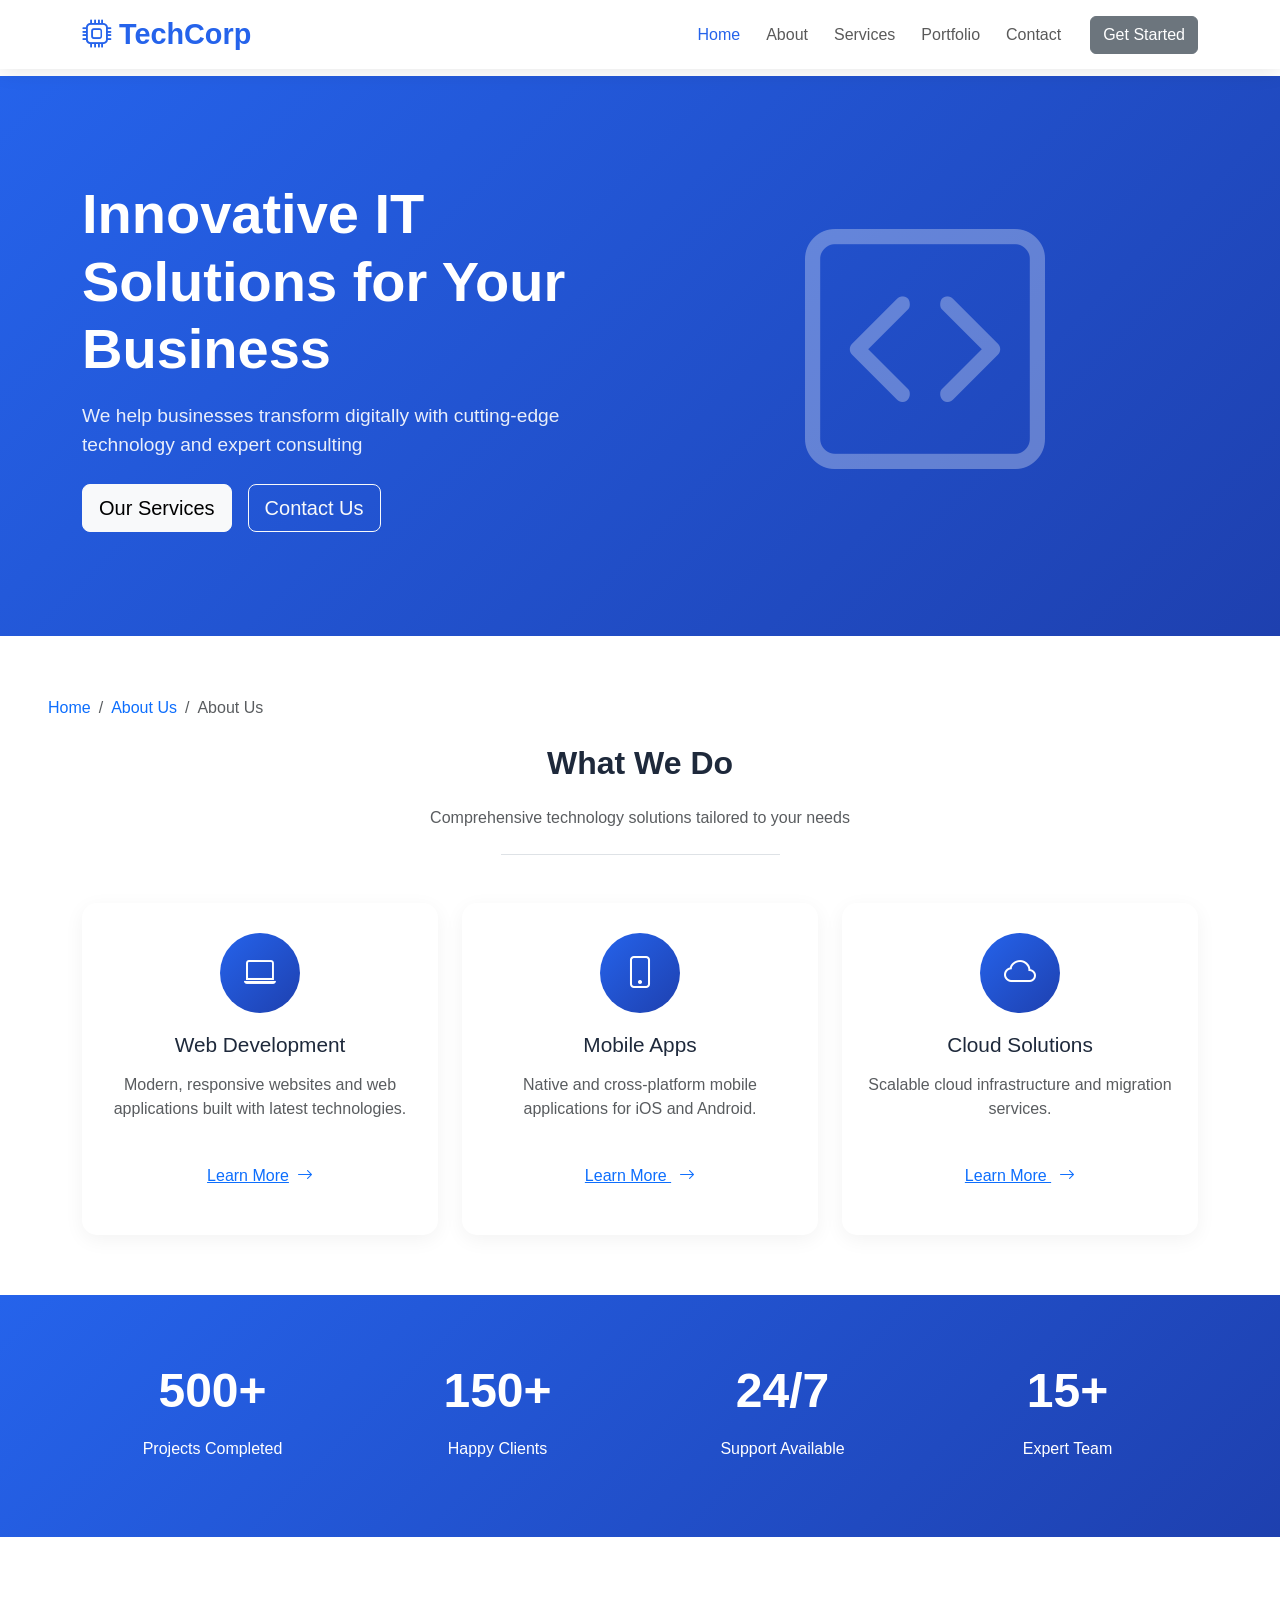
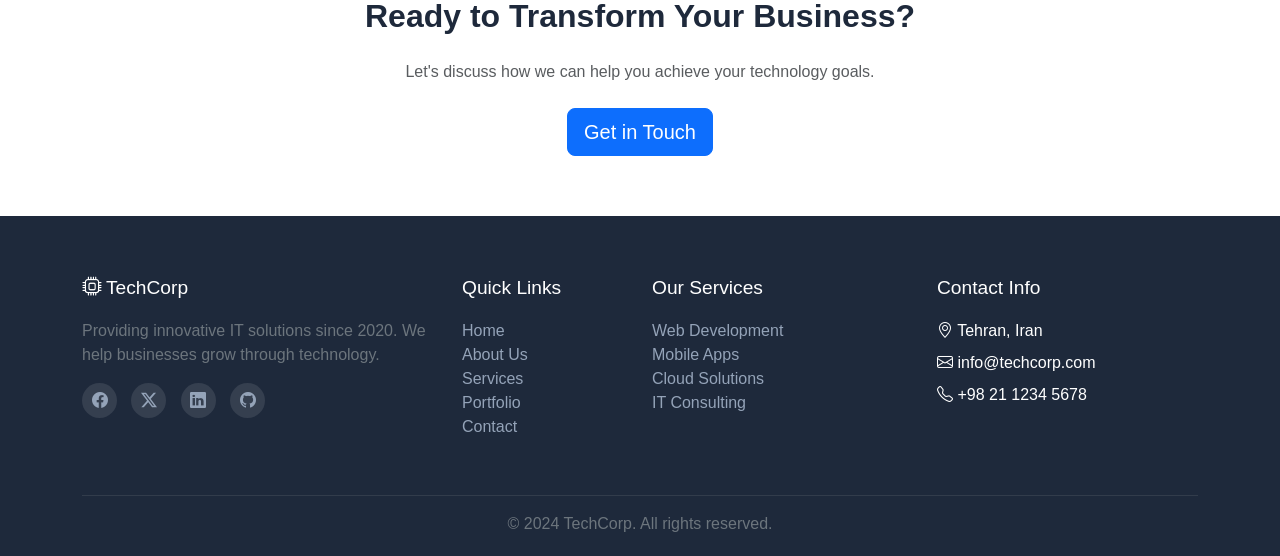
<file: index.html>
<!doctype html>
<html lang="en">
    <head>
        <meta charset="UTF-8" />
        <meta name="viewport" content="width=device-width, initial-scale=1.0" />
        <meta
            name="description"
            content="TechCorp provides innovative IT solutions including web development, mobile apps, cloud services, and IT consulting. Transform your business with our expert team."
        />
        <title>TechCorp | Professional IT Solutions</title>

        <!-- Bootstrap 5.3.8 CSS -->
        <link rel="stylesheet" href="assets/css/bootstrap.min.css" />
        <link rel="stylesheet" href="https://cdn.jsdelivr.net/npm/bootstrap-icons@1.11.3/font/bootstrap-icons.min.css" />
        <link rel="stylesheet" href="assets/css/style.css" />
    </head>
    <body>
        <!-- start navbar -->
        <nav class="navbar navbar-expand-lg fixed-top">
            <div class="container">
                <a href="index.html" class="navbar-brand">
                    <i class="bi bi-cpu me-2"></i>TechCorp
                </a>
                <button
                    class="navbar-toggler"
                    type="button"
                    data-bs-toggle="collapse"
                    data-bs-target="#mainNav"
                >
                    <span class="navbar-toggler-icon"></span>
                </button>
                <div class="collapse navbar-collapse" id="mainNav">
                    <ul class="navbar-nav ms-auto mb-2 mb-lg-0">
                        <li class="nav-item">
                            <a href="index.html" class="nav-link active"
                                >Home</a
                            >
                        </li>
                        <li class="nav-item">
                            <a href="about.html" class="nav-link">About</a>
                        </li>
                        <li class="nav-item">
                            <a href="services.html" class="nav-link"
                                >Services</a
                            >
                        </li>
                        <li class="nav-item">
                            <a href="portfolio.html" class="nav-link"
                                >Portfolio</a
                            >
                        </li>
                        <li class="nav-item">
                            <a href="contact.html" class="nav-link">Contact</a>
                        </li>
                    </ul>
                    <a href="contact.html" class="btn btn-secondary ms-lg-3"
                        >Get Started</a
                    >
                </div>
            </div>
        </nav>
        <!-- end navbar -->

        <!-- start HERO SECTION -->
        <section class="hero">
            <div class="container">
                <div class="row align-items-center">
                    <div class="col-lg-6">
                        <h1>Innovative IT Solutions for Your Business</h1>
                        <p class="lead mb-4">
                            We help businesses transform digitally with
                            cutting-edge technology and expert consulting
                        </p>
                        <div class="d-flex gap-3">
                            <a href="services.html" class="btn btn-light btn-lg"
                                >Our Services</a
                            >
                            <a
                                href="contact.html"
                                class="btn btn-outline-light btn-lg"
                                >Contact Us</a
                            >
                        </div>
                    </div>
                    <div class="col-lg-6 text-center d-none d-lg-block">
                        <i
                            class="bi bi-code-square"
                            style="font-size: 15rem; opacity: 0.3"
                        ></i>
                    </div>
                </div>
            </div>
        </section>
        <!-- end HERO SECTION -->

        <!-- start Breadcrumb -->
        <nav class="mb-4" aria-label="breadcrumb">
            <ol class="breadcrumb ms-5">
                <li class="breadcrumb-item">
                    <a href="index.html" class="text-decoration-none">Home</a>
                </li>
                <li class="breadcrumb-item">
                    <a href="#" class="text-decoration-none">About Us</a>
                </li>
                <li class="breadcrumb-item active" aria-current="page">
                    About Us
                </li>
            </ol>
        </nav>
        <!-- end Breadcrumb -->

        <!-- start SERVICES PREVIEW -->
        <div class="container">
            <div class="text-center mb-5">
                <h2 class="fw-bold">What We Do</h2>
                <p class="text-muted mt-4 mb-4">
                    Comprehensive technology solutions tailored to your needs
                </p>
                <div class="border-bottom w-25 mx-auto"></div>
            </div>
            <div class="row">
                <div class="col-md-4">
                    <div class="service-card">
                        <div class="service-icon">
                            <i class="bi bi-laptop"></i>
                        </div>
                        <h4>Web Development</h4>
                        <p class="text-muted" style="height: 25%">
                            Modern, responsive websites and web applications
                            built with latest technologies.
                        </p>
                        <a
                            href="services.html"
                            class="btn btn-link text-primary"
                            >Learn More<span
                                class="bi bi-arrow-right ms-2"
                            ></span
                        ></a>
                    </div>
                </div>
                <div class="col-md-4">
                    <div class="service-card">
                        <div class="service-icon">
                            <i class="bi bi-phone"></i>
                        </div>
                        <h4>Mobile Apps</h4>
                        <p class="text-muted" style="height: 25%">
                            Native and cross-platform mobile applications for
                            iOS and Android.
                        </p>
                        <a
                            href="services.html"
                            class="btn btn-link text-primary"
                            >Learn More
                            <span class="bi bi-arrow-right ms-2"></span
                        ></a>
                    </div>
                </div>
                <div class="col-md-4">
                    <div class="service-card">
                        <div class="service-icon">
                            <i class="bi bi-cloud"></i>
                        </div>
                        <h4>Cloud Solutions</h4>
                        <p class="text-muted" style="height: 25%">
                            Scalable cloud infrastructure and migration
                            services.
                        </p>
                        <a
                            href="services.html"
                            class="btn btn-link text-primary"
                            >Learn More
                            <span class="bi bi-arrow-right ms-2"></span
                        ></a>
                    </div>
                </div>
            </div>
        </div>
        <!-- end SERVICES PREVIEW -->
        <!-- start STATS SECTION -->
        <section class="stats-section">
            <div class="container">
                <div class="row text-center">
                    <div class="col-md-3">
                        <div class="stat-number">500+</div>
                        <p>Projects Completed</p>
                    </div>
                    <div class="col-md-3">
                        <div class="stat-number">150+</div>
                        <p>Happy Clients</p>
                    </div>
                    <div class="col-md-3">
                        <div class="stat-number">24/7</div>
                        <p>Support Available</p>
                    </div>
                    <div class="col-md-3">
                        <div class="stat-number">15+</div>
                        <p>Expert Team</p>
                    </div>
                </div>
            </div>
        </section>
        <!-- end STATS SECTION -->
        <!-- start CTA SECTION -->
        <div class="container">
            <div class="row justify-content-center">
                <div class="col-lg-8 text-center">
                    <h2 class="fw-bold">Ready to Transform Your Business?</h2>
                    <p class="text-muted mb-4 mt-4">
                        Let's discuss how we can help you achieve your
                        technology goals.
                    </p>
                    <a href="contact.html" class="btn btn-primary btn-lg"
                        >Get in Touch</a
                    >
                </div>
            </div>
        </div>
        <!-- end CTA SECTION -->
        <!-- start footer -->
        <footer>
            <div class="container">
                <div class="row">
                    <div class="col-md-4 mb-4">
                        <h5><i class="bi bi-cpu"></i> TechCorp</h5>
                        <p class="text-secondary">
                            Providing innovative IT solutions since 2020. We
                            help businesses grow through technology.
                        </p>
                        <div class="social-links">
                            <a href="#"><i class="bi bi-facebook"></i></a>
                            <a href="#"><i class="bi bi-twitter-x"></i></a>
                            <a href="#"><i class="bi bi-linkedin"></i></a>
                            <a href="#"><i class="bi bi-github"></i></a>
                        </div>
                    </div>
                    <div class="col-md-2 mb-4">
                        <h5>Quick Links</h5>
                        <ul class="list-unstyled">
                            <li><a href="index.html">Home</a></li>
                            <li><a href="about.html">About Us</a></li>
                            <li><a href="services.html">Services</a></li>
                            <li><a href="portfolio.html">Portfolio</a></li>
                            <li><a href="contact.html">Contact</a></li>
                        </ul>
                    </div>
                    <div class="col-md-3 mb-4">
                        <h5>Our Services</h5>
                        <ul class="list-unstyled">
                            <li><a href="services.html">Web Development</a></li>
                            <li><a href="services.html">Mobile Apps</a></li>
                            <li><a href="services.html">Cloud Solutions</a></li>
                            <li><a href="services.html">IT Consulting</a></li>
                        </ul>
                    </div>
                    <div class="col-md-3 mb-4">
                        <h5>Contact Info</h5>
                        <ul class="list-unstyled">
                            <li><i class="bi bi-geo-alt"></i> Tehran, Iran</li>
                            <li class="pt-2 pb-2">
                                <i class="bi bi-envelope"></i> info@techcorp.com
                            </li>
                            <li>
                                <i class="bi bi-telephone"></i> +98 21 1234 5678
                            </li>
                        </ul>
                    </div>
                </div>
                <hr class="border-secondary" />
                <div class="text-center text-secondary">
                    <p class="mb-0">
                        &copy; 2024 TechCorp. All rights reserved.
                    </p>
                </div>
            </div>
        </footer>
        <!-- end footer -->

        <!-- Back to Top Button -->
        <button
            onclick="scrollToTop()"
            id="backToTopBtn"
            class="btn btn-primary rounded-circle position-fixed"
            style="
                bottom: 20px;
                right: 20px;
                width: 45px;
                height: 45px;
                display: none;
                z-index: 99;
            "
        >
            <span class="bi-arrow-up"></span>
        </button>

        <script src="assets/js/bootstrap.bundle.min.js"></script>
        <script src="assets/js/script.js"></script>
    </body>
</html>
</file>
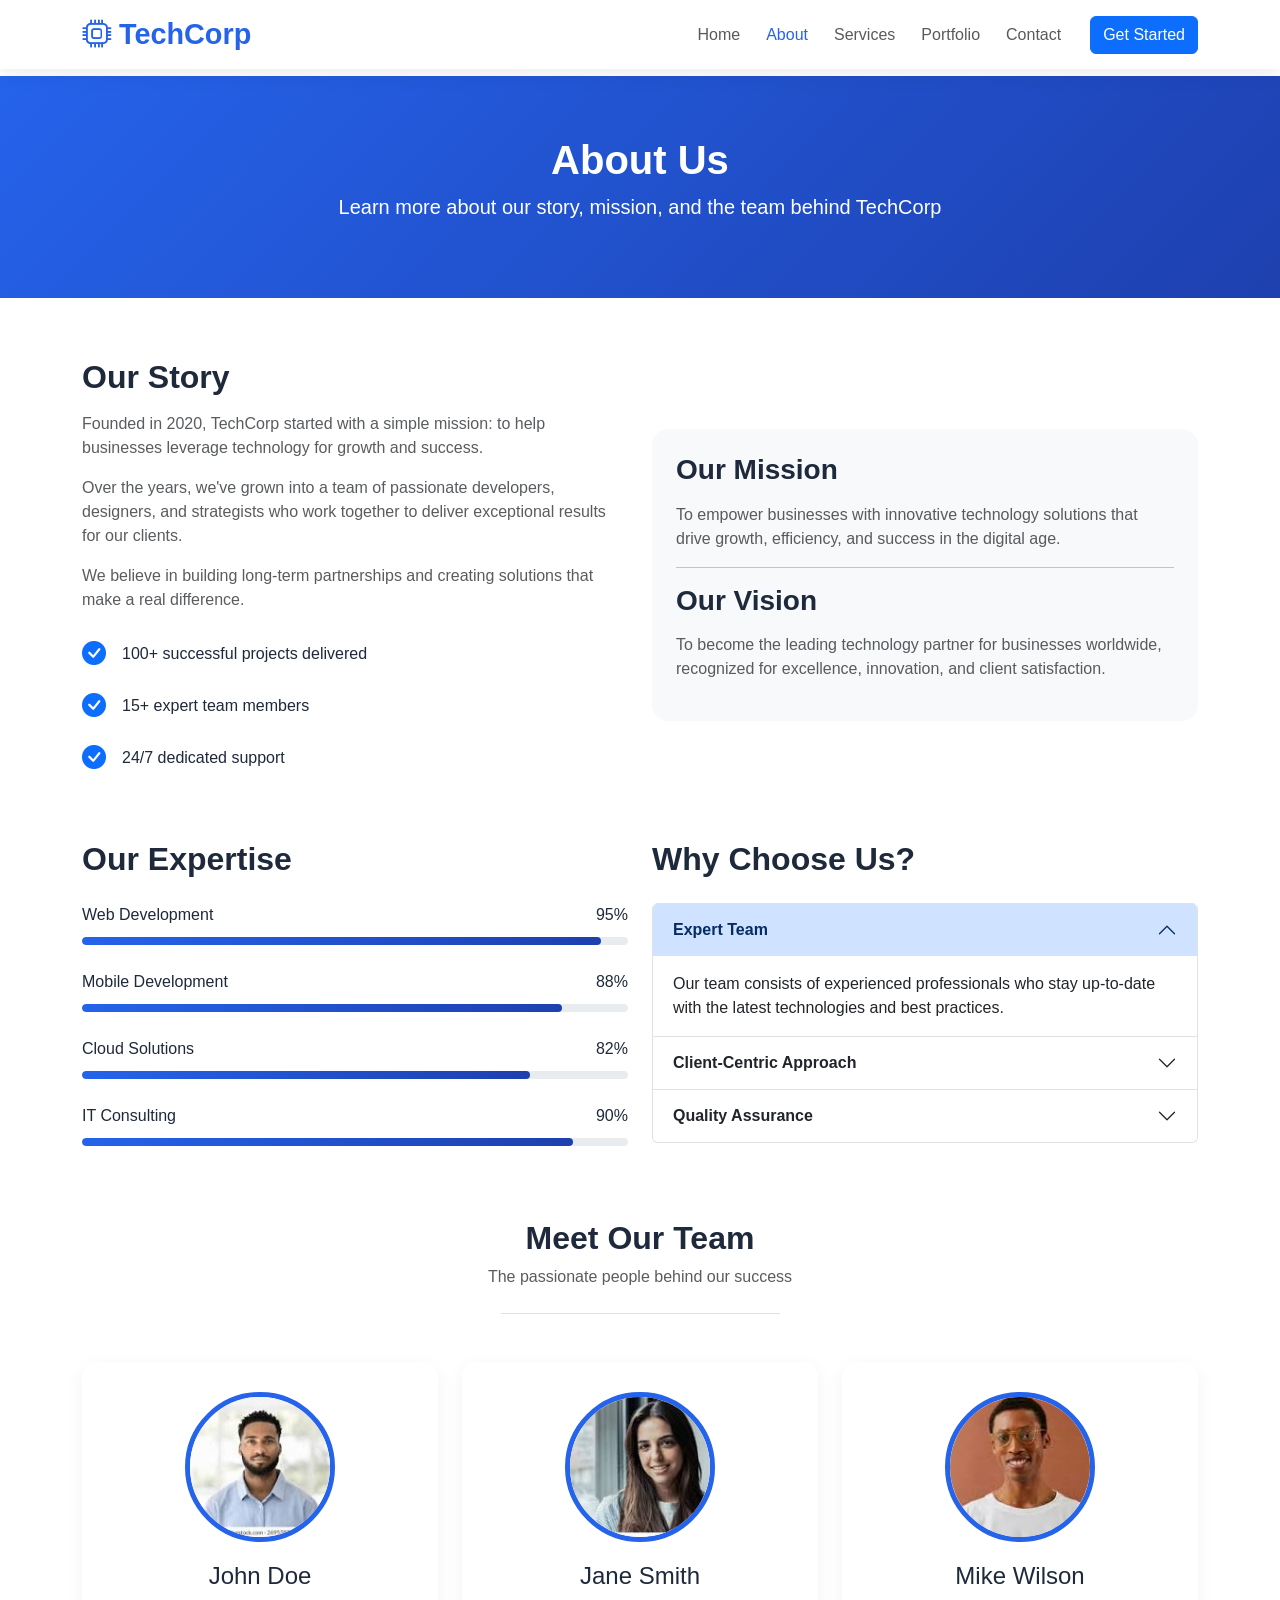
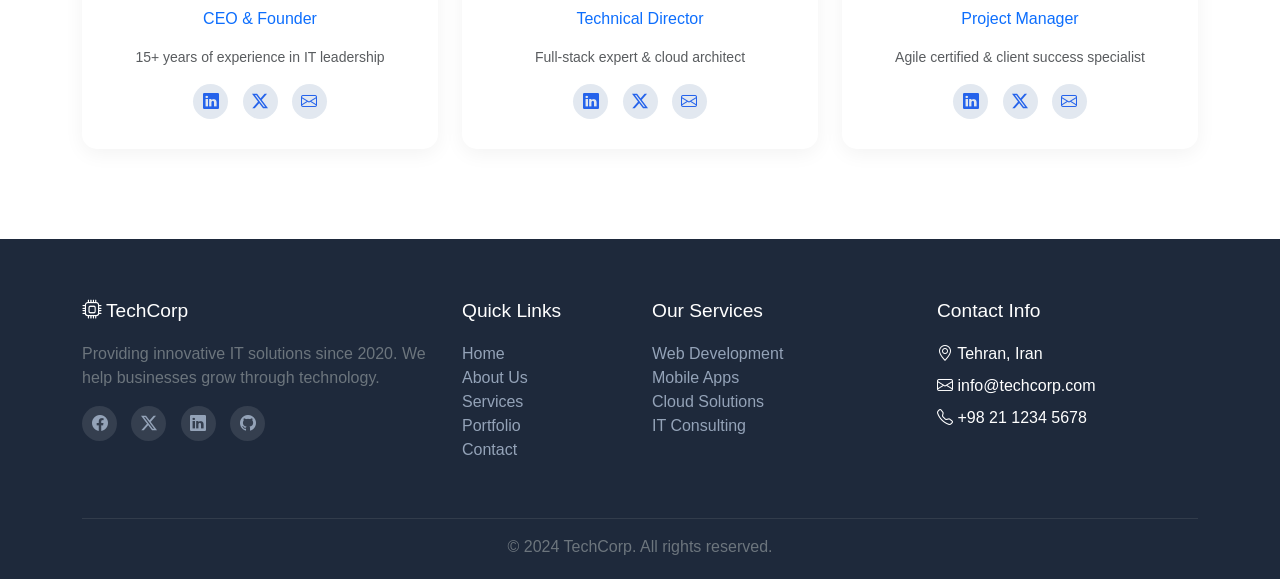
<file: about.html>
<!doctype html>
<html lang="en">
    <head>
        <meta charset="UTF-8" />
        <meta name="viewport" content="width=device-width, initial-scale=1.0" />
        <meta
            name="description"
            content="Learn about TechCorp's story, mission, and vision. We're a team of passionate developers and strategists dedicated to delivering exceptional technology solutions."
        />
        <title>About Us | TechCorp</title>

        <!-- Bootstrap 5.3.8 CSS -->
        <link rel="stylesheet" href="assets/css/bootstrap.min.css" />
        <link rel="stylesheet" href="https://cdn.jsdelivr.net/npm/bootstrap-icons@1.11.3/font/bootstrap-icons.min.css" />
        <link rel="stylesheet" href="assets/css/style.css" />
    </head>
    <body>
        <!-- start navbar -->
        <nav class="navbar navbar-expand-lg fixed-top">
            <div class="container">
                <a href="index.html" class="navbar-brand">
                    <i class="bi bi-cpu"></i> TechCorp
                </a>
                <button
                    class="navbar-toggler"
                    type="button"
                    data-bs-toggle="collapse"
                    data-bs-target="#mainNav"
                >
                    <span class="navbar-toggler-icon"></span>
                </button>
                <div class="collapse navbar-collapse" id="mainNav">
                    <ul class="navbar-nav ms-auto mb-2 mb-lg-0">
                        <li class="nav-item">
                            <a href="index.html" class="nav-link">Home</a>
                        </li>
                        <li class="nav-item">
                            <a href="about.html" class="nav-link active"
                                >About</a
                            >
                        </li>
                        <li class="nav-item">
                            <a href="services.html" class="nav-link"
                                >Services</a
                            >
                        </li>
                        <li class="nav-item">
                            <a href="portfolio.html" class="nav-link"
                                >Portfolio</a
                            >
                        </li>
                        <li class="nav-item">
                            <a href="contact.html" class="nav-link">Contact</a>
                        </li>
                    </ul>
                    <a href="contact.html" class="btn btn-primary ms-lg-3">
                        Get Started
                    </a>
                </div>
            </div>
        </nav>
        <!-- end navbar -->

        <!-- start page header -->
        <section class="page-header">
            <div class="container text-center">
                <h1 class="fw-bold">About Us</h1>
                <p class="lead">
                    Learn more about our story, mission, and the team behind
                    TechCorp
                </p>
            </div>
        </section>
        <!-- end page header -->

        <!-- start ABOUT CONTENT -->
        <div class="container">
            <div class="row align-items-center mb-5">
                <div class="col-lg-6 mb-4 mb-lg-0">
                    <h2 class="fw-bold mb-3">Our Story</h2>
                    <p class="text-muted">
                        Founded in 2020, TechCorp started with a simple mission:
                        to help businesses leverage technology for growth and
                        success.
                    </p>
                    <p class="text-muted">
                        Over the years, we've grown into a team of passionate
                        developers, designers, and strategists who work together
                        to deliver exceptional results for our clients.
                    </p>
                    <p class="text-muted">
                        We believe in building long-term partnerships and
                        creating solutions that make a real difference.
                    </p>
                    <div class="mt-4">
                        <div class="d-flex align-items-center mb-3">
                            <i
                                class="bi bi-check-circle-fill text-primary fs-4 me-3"
                            ></i>
                            <span>100+ successful projects delivered</span>
                        </div>
                        <div class="d-flex align-items-center mb-3">
                            <i
                                class="bi bi-check-circle-fill text-primary fs-4 me-3"
                            ></i>
                            <span>15+ expert team members</span>
                        </div>
                        <div class="d-flex align-items-center mb-3">
                            <i
                                class="bi bi-check-circle-fill text-primary fs-4 me-3"
                            ></i>
                            <span>24/7 dedicated support</span>
                        </div>
                    </div>
                </div>
                <div class="col-lg-6">
                    <div class="bg-light p-4 rounded-4">
                        <h3 class="fw-bold mb-3">Our Mission</h3>
                        <p class="text-muted">
                            To empower businesses with innovative technology
                            solutions that drive growth, efficiency, and success
                            in the digital age.
                        </p>
                        <hr />
                        <h3 class="fw-bold mb-3">Our Vision</h3>
                        <p class="text-muted">
                            To become the leading technology partner for
                            businesses worldwide, recognized for excellence,
                            innovation, and client satisfaction.
                        </p>
                    </div>
                </div>
            </div>
            <!-- ========== SKILLS SECTION ========== -->
            <div class="row mb-5">
                <div class="col-lg-6 mb-4 mb-lg-0">
                    <h2 class="fw-bold mb-4">Our Expertise</h2>
                    <div class="skill-item">
                        <div class="skill-title">
                            <span>Web Development</span>
                            <span>95%</span>
                        </div>
                        <div class="progress">
                            <div class="progress-bar" style="width: 95%"></div>
                        </div>
                    </div>
                    <div class="skill-item">
                        <div class="skill-title">
                            <span>Mobile Development</span>
                            <span>88%</span>
                        </div>
                        <div class="progress">
                            <div class="progress-bar" style="width: 88%"></div>
                        </div>
                    </div>
                    <div class="skill-item">
                        <div class="skill-title">
                            <span>Cloud Solutions</span>
                            <span>82%</span>
                        </div>
                        <div class="progress">
                            <div class="progress-bar" style="width: 82%"></div>
                        </div>
                    </div>
                    <div class="skill-item">
                        <div class="skill-title">
                            <span>IT Consulting</span>
                            <span>90%</span>
                        </div>
                        <div class="progress">
                            <div class="progress-bar" style="width: 90%"></div>
                        </div>
                    </div>
                </div>
                <div class="col-lg-6">
                    <h2 class="fw-bold mb-4">Why Choose Us?</h2>
                    <div class="accordion" id="whyAccordion">
                        <div class="accordion-item">
                            <h2 class="accordion-header">
                                <button
                                    class="accordion-button"
                                    type="button"
                                    data-bs-toggle="collapse"
                                    data-bs-target="#collapseOne"
                                >
                                    <strong>Expert Team</strong>
                                </button>
                            </h2>
                            <div
                                id="collapseOne"
                                class="accordion-collapse collapse show"
                                data-bs-parent="#whyAccordion"
                            >
                                <div class="accordion-body">
                                    Our team consists of experienced
                                    professionals who stay up-to-date with the
                                    latest technologies and best practices.
                                </div>
                            </div>
                        </div>
                        <div class="accordion-item">
                            <h2 class="accordion-header">
                                <button
                                    class="accordion-button collapsed"
                                    type="button"
                                    data-bs-toggle="collapse"
                                    data-bs-target="#collapseTwo"
                                >
                                    <strong>Client-Centric Approach</strong>
                                </button>
                            </h2>
                            <div
                                id="collapseTwo"
                                class="accordion-collapse collapse"
                                data-bs-parent="#whyAccordion"
                            >
                                <div class="accordion-body">
                                    We listen to your needs and deliver
                                    solutions that align with your business
                                    goals.
                                </div>
                            </div>
                        </div>
                        <div class="accordion-item">
                            <h2 class="accordion-header">
                                <button
                                    class="accordion-button collapsed"
                                    type="button"
                                    data-bs-toggle="collapse"
                                    data-bs-target="#collapseThree"
                                >
                                    <strong>Quality Assurance</strong>
                                </button>
                            </h2>
                            <div
                                id="collapseThree"
                                class="accordion-collapse collapse"
                                data-bs-parent="#whyAccordion"
                            >
                                <div class="accordion-body">
                                    We ensure every project meets the highest
                                    quality standards through rigorous testing.
                                </div>
                            </div>
                        </div>
                    </div>
                </div>
            </div>
        </div>
        <!-- end ABOUT CONTENT -->

        <!-- start TEAM SECTION -->
        <div class="container">
            <div class="text-center mb-5">
                <h2 class="fw-bold">Meet Our Team</h2>
                <p class="text-muted">
                    The passionate people behind our success
                </p>
                <div class="border-bottom w-25 mx-auto pt-2"></div>
            </div>
            <div class="row">
                <div class="col-md-4">
                    <div class="team-card">
                        <img
                            src="assets/imgs/img 01.jfif"
                            alt="Team Member"
                            class="team-img"
                        />
                        <h4>John Doe</h4>
                        <p class="text-primary mt-3">CEO & Founder</p>
                        <p class="text-muted small">
                            15+ years of experience in IT leadership
                        </p>
                        <div class="team-social">
                            <a href="#"><i class="bi bi-linkedin"></i></a>
                            <a href="#"><i class="bi bi-twitter-x"></i></a>
                            <a href="#"><i class="bi bi-envelope"></i></a>
                        </div>
                    </div>
                </div>
                <div class="col-md-4">
                    <div class="team-card">
                        <img
                            src="assets/imgs/img 02.jfif"
                            alt="Team Member"
                            class="team-img"
                        />
                        <h4>Jane Smith</h4>
                        <p class="text-primary mt-3">Technical Director</p>
                        <p class="text-muted small">
                            Full-stack expert & cloud architect
                        </p>
                        <div class="team-social">
                            <a href="#"><i class="bi bi-linkedin"></i></a>
                            <a href="#"><i class="bi bi-twitter-x"></i></a>
                            <a href="#"><i class="bi bi-envelope"></i></a>
                        </div>
                    </div>
                </div>
                <div class="col-md-4">
                    <div class="team-card">
                        <img
                            src="assets/imgs/img 03.jfif"
                            alt="Team Member"
                            class="team-img"
                        />
                        <h4>Mike Wilson</h4>
                        <p class="text-primary mt-3">Project Manager</p>
                        <p class="text-muted small">
                            Agile certified & client success specialist
                        </p>
                        <div class="team-social">
                            <a href="#"><i class="bi bi-linkedin"></i></a>
                            <a href="#"><i class="bi bi-twitter-x"></i></a>
                            <a href="#"><i class="bi bi-envelope"></i></a>
                        </div>
                    </div>
                </div>
            </div>
        </div>
        <!-- end TEAM SECTION -->

        <!-- start footer -->
        <footer>
            <div class="container">
                <div class="row">
                    <div class="col-md-4 mb-4">
                        <h5><i class="bi bi-cpu"></i> TechCorp</h5>
                        <p class="text-secondary">
                            Providing innovative IT solutions since 2020. We
                            help businesses grow through technology.
                        </p>
                        <div class="social-links">
                            <a href="#"><i class="bi bi-facebook"></i></a>
                            <a href="#"><i class="bi bi-twitter-x"></i></a>
                            <a href="#"><i class="bi bi-linkedin"></i></a>
                            <a href="#"><i class="bi bi-github"></i></a>
                        </div>
                    </div>
                    <div class="col-md-2 mb-4">
                        <h5>Quick Links</h5>
                        <ul class="list-unstyled">
                            <li><a href="index.html">Home</a></li>
                            <li><a href="about.html">About Us</a></li>
                            <li><a href="services.html">Services</a></li>
                            <li><a href="portfolio.html">Portfolio</a></li>
                            <li><a href="contact.html">Contact</a></li>
                        </ul>
                    </div>
                    <div class="col-md-3 mb-4">
                        <h5>Our Services</h5>
                        <ul class="list-unstyled">
                            <li><a href="services.html">Web Development</a></li>
                            <li><a href="services.html">Mobile Apps</a></li>
                            <li><a href="services.html">Cloud Solutions</a></li>
                            <li><a href="services.html">IT Consulting</a></li>
                        </ul>
                    </div>
                    <div class="col-md-3 mb-4">
                        <h5>Contact Info</h5>
                        <ul class="list-unstyled">
                            <li><i class="bi bi-geo-alt"></i> Tehran, Iran</li>
                            <li class="pt-2 pb-2">
                                <i class="bi bi-envelope"></i> info@techcorp.com
                            </li>
                            <li>
                                <i class="bi bi-telephone"></i> +98 21 1234 5678
                            </li>
                        </ul>
                    </div>
                </div>
                <hr class="border-secondary" />
                <div class="text-center text-secondary">
                    <p class="mb-0">
                        &copy; 2024 TechCorp. All rights reserved.
                    </p>
                </div>
            </div>
        </footer>
        <!-- end footer -->

        <!-- Back to Top Button -->
        <button
            onclick="scrollToTop()"
            id="backToTopBtn"
            class="btn btn-primary rounded-circle position-fixed"
            style="
                bottom: 20px;
                right: 20px;
                width: 45px;
                height: 45px;
                display: none;
                z-index: 99;
            "
        >
            <span class="bi-arrow-up"></span>
        </button>

        <script src="assets/js/bootstrap.bundle.min.js"></script>
        <script src="assets/js/script.js"></script>
    </body>
</html>
</file>
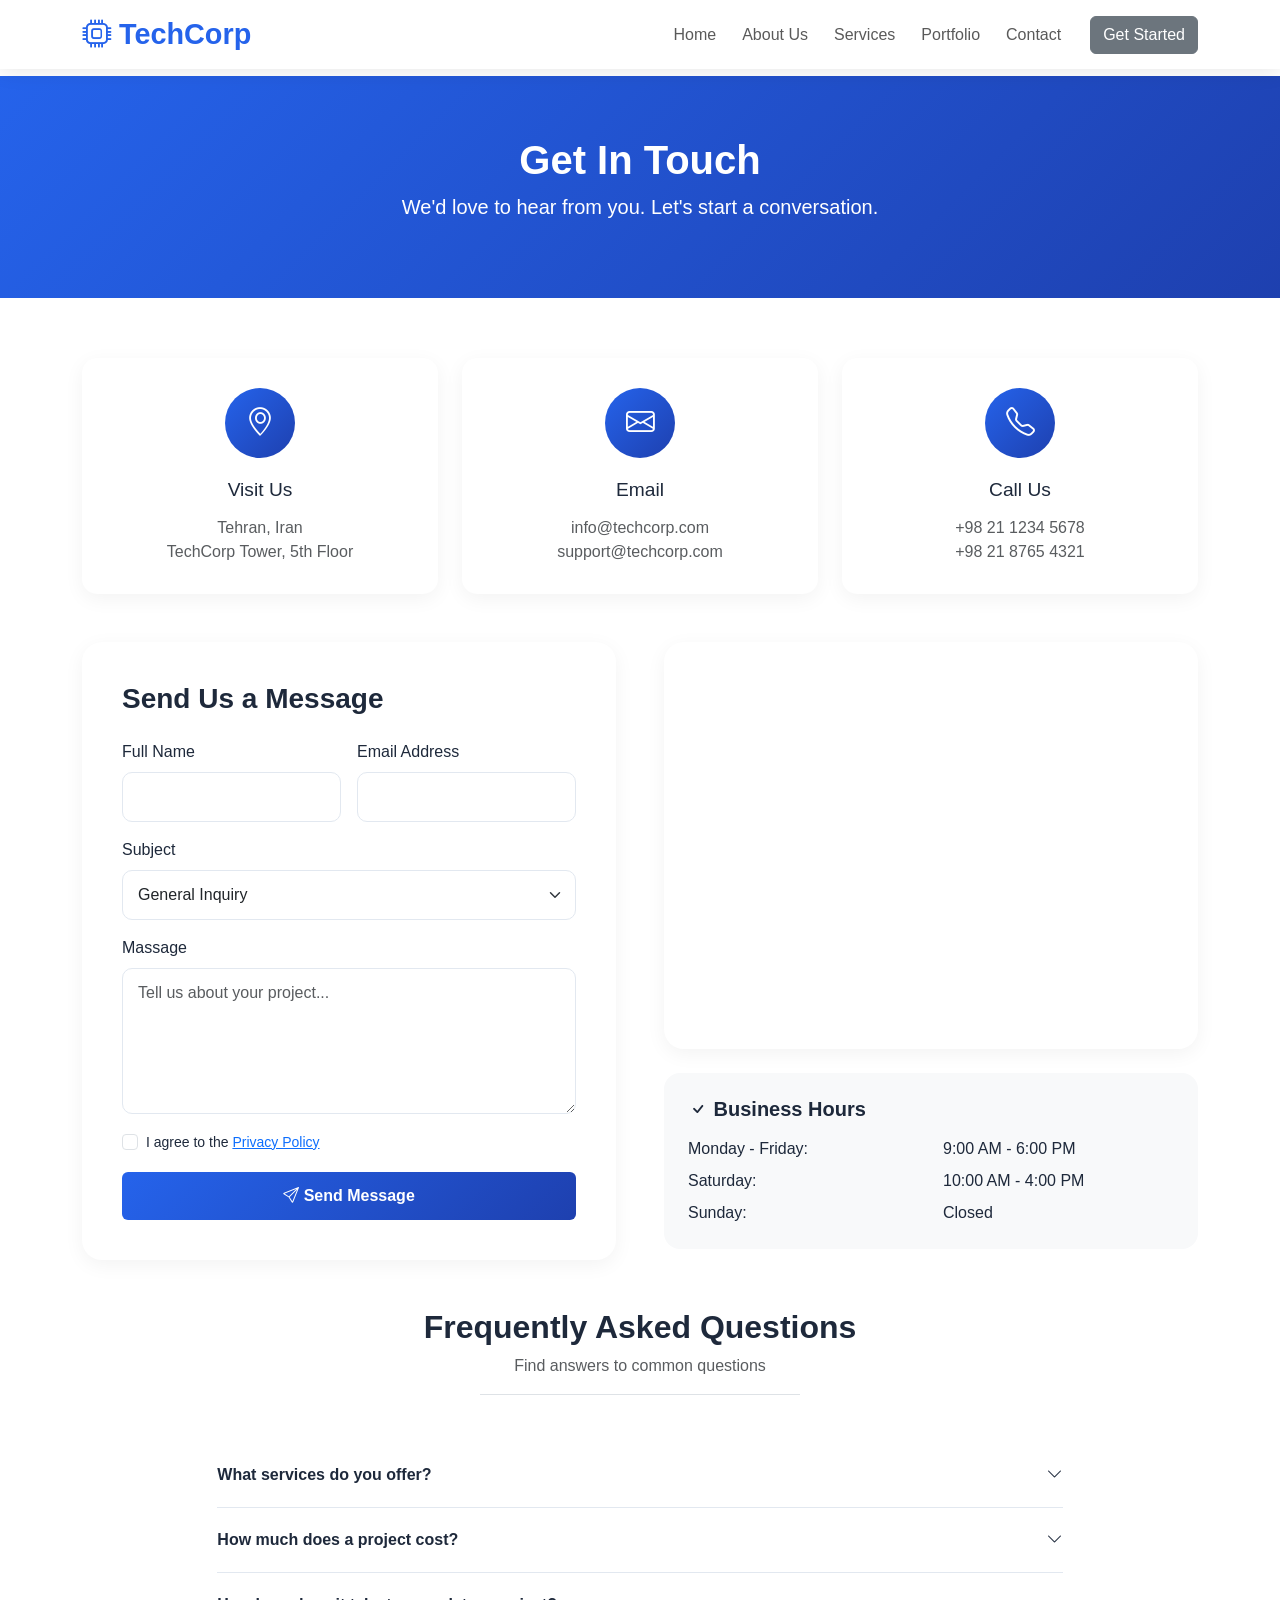
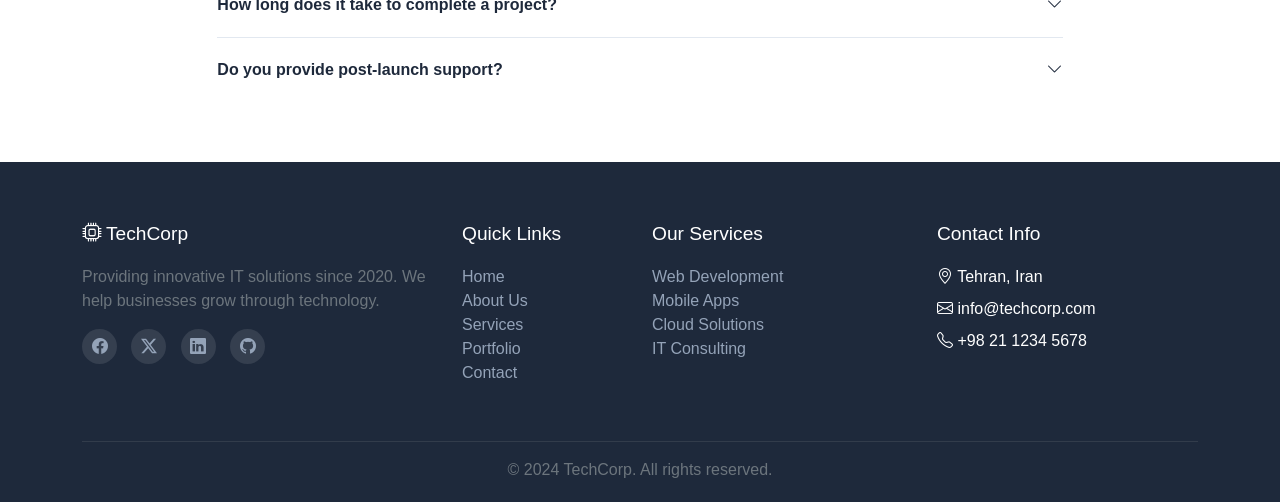
<file: contact.html>
<!doctype html>
<html lang="en">
    <head>
        <meta charset="UTF-8" />
        <meta name="viewport" content="width=device-width, initial-scale=1.0" />
        <meta
            name="description"
            content="Get in touch with TechCorp. Contact us for a free consultation and let's discuss how we can help your business grow with innovative technology solutions."
        />
        <title>Contact Us | TechCorp</title>

        <!-- Bootstrap 5.3.8 CSS -->
        <link rel="stylesheet" href="assets/css/bootstrap.min.css" />
        <link rel="stylesheet" href="https://cdn.jsdelivr.net/npm/bootstrap-icons@1.11.3/font/bootstrap-icons.min.css" />
        <link rel="stylesheet" href="assets/css/style.css" />
    </head>
    <body>
        <!-- start navbar -->
        <nav class="navbar navbar-expand-lg fixed-top">
            <div class="container">
                <a href="index.html" class="navbar-brand">
                    <i class="bi bi-cpu"></i> TechCorp
                </a>
                <button
                    class="navbar-toggler"
                    type="button"
                    data-bs-toggle="collapse"
                    data-bs-target="#mainNav"
                >
                    <span class="navbar-toggler-icon"></span>
                </button>
                <div class="collapse navbar-collapse" id="mainNav">
                    <ul class="navbar-nav ms-auto mb-2 mb-lg-0">
                        <li class="nav-item">
                            <a href="index.html" class="nav-link">Home</a>
                        </li>
                        <li class="nav-item">
                            <a href="about.html" class="nav-link">About Us</a>
                        </li>
                        <li class="nav-item">
                            <a href="services.html" class="nav-link"
                                >Services</a
                            >
                        </li>
                        <li class="nav-item">
                            <a href="portfolio.html" class="nav-link"
                                >Portfolio</a
                            >
                        </li>
                        <li class="nav-item">
                            <a href="contact.html" class="nav-link">Contact</a>
                        </li>
                    </ul>
                    <a href="contact.html" class="btn btn-secondary ms-lg-3"
                        >Get Started</a
                    >
                </div>
            </div>
        </nav>
        <!-- end navbar -->

        <!-- start Page header -->
        <section class="page-header">
            <div class="container text-center">
                <h1 class="fw-bold">Get In Touch</h1>
                <p class="lead">
                    We'd love to hear from you. Let's start a conversation.
                </p>
            </div>
        </section>
        <!-- end Page header -->

        <!-- start contact info cards -->
        <div class="container">
            <div class="row g-4 mb-5">
                <div class="col-md-4">
                    <div class="contact-info-card">
                        <div class="contact-icon">
                            <i class="bi bi-geo-alt"></i>
                        </div>
                        <h4>Visit Us</h4>
                        <p class="text-muted mb-0">
                            Tehran, Iran<br />TechCorp Tower, 5th Floor
                        </p>
                    </div>
                </div>
                <div class="col-md-4">
                    <div class="contact-info-card">
                        <div class="contact-icon">
                            <i class="bi bi-envelope"></i>
                        </div>
                        <h4>Email</h4>
                        <p class="text-muted mb-0">
                            info@techcorp.com<br />support@techcorp.com
                        </p>
                    </div>
                </div>
                <div class="col-md-4">
                    <div class="contact-info-card">
                        <div class="contact-icon">
                            <i class="bi bi-telephone"></i>
                        </div>
                        <h4>Call Us</h4>
                        <p class="text-muted mb-0">
                            +98 21 1234 5678<br />+98 21 8765 4321
                        </p>
                    </div>
                </div>
            </div>
            <!-- ========== CONTACT FORM & MAP ========== -->
            <div class="row g-5">
                <div class="col-lg-6">
                    <div class="contact-form">
                        <h3 class="fw-bold mb-4">Send Us a Message</h3>
                        <form id="contactForm">
                            <div class="row g-3">
                                <div class="col-md-6">
                                    <label class="form-label">Full Name</label>
                                    <input
                                        type="text"
                                        class="form-control"
                                        id="name"
                                        required
                                    />
                                </div>
                                <div class="col-md-6">
                                    <label class="form-label"
                                        >Email Address</label
                                    >
                                    <input
                                        type="email"
                                        class="form-control"
                                        id="email"
                                        required
                                    />
                                </div>
                                <div class="col-12">
                                    <label class="form-label">Subject</label>
                                    <select class="form-select" id="subject">
                                        <option selected>
                                            General Inquiry
                                        </option>
                                        <option>Web Development</option>
                                        <option>Mobile App</option>
                                        <option>IT Consulting</option>
                                        <option>Partnership</option>
                                    </select>
                                </div>
                                <div class="col-12">
                                    <label class="form-label">Massage</label>
                                    <textarea
                                        class="form-control"
                                        id="message"
                                        rows="5"
                                        placeholder="Tell us about your project..."
                                    ></textarea>
                                </div>
                                <div class="col-12">
                                    <div class="form-check">
                                        <input
                                            type="checkbox"
                                            class="form-check-input"
                                            id="privacy"
                                            required
                                        />
                                        <label
                                            class="form-check-label small"
                                            for="privacy"
                                        >
                                            I agree to the
                                            <a href="#" class="text-primary"
                                                >Privacy Policy</a
                                            >
                                        </label>
                                    </div>
                                </div>
                                <div class="col-12">
                                    <button
                                        type="submit"
                                        class="btn btn-primary btn-submit w-100"
                                    >
                                        <i class="bi bi-send"></i> Send Message
                                    </button>
                                </div>
                            </div>
                        </form>
                    </div>
                </div>
                <div class="col-lg-6">
                    <div class="map-container">
                        <iframe
                            src=""
                            width="100%"
                            height="400"
                            style="border: 0"
                            allowfullscreen=""
                            loading="lazy"
                        ></iframe>
                    </div>
                    <div class="mt-4 p-4 bg-light rounded-4">
                        <h5 class="fw-bold mb-3">
                            <i class="bi bi-check"></i> Business Hours
                        </h5>
                        <div class="row">
                            <div class="col-6">
                                <p class="mb-2">Monday - Friday:</p>
                                <p class="mb-2">Saturday:</p>
                                <p class="mb-0">Sunday:</p>
                            </div>
                            <div class="col-6">
                                <p class="mb-2">9:00 AM - 6:00 PM</p>
                                <p class="mb-2">10:00 AM - 4:00 PM</p>
                                <p class="mb-0">Closed</p>
                            </div>
                        </div>
                    </div>
                </div>
            </div>
        </div>
        <!-- end contact info cards -->

        <!-- start FAQ section -->
        <div class="mt-5">
            <div class="text-center mb-5">
                <h2 class="fw-bold">Frequently Asked Questions</h2>
                <p class="text-muted">Find answers to common questions</p>
                <div class="border-bottom w-25 mx-auto"></div>
            </div>

            <div class="row justify-content-center">
                <div class="col-lg-8">
                    <div class="faq-item">
                        <div class="faq-question" onclick="toggleFAQ(this)">
                            <span>What services do you offer?</span>
                            <i class="bi bi-chevron-down"></i>
                        </div>
                        <div class="faq-answer">
                            We offer a wide range of IT services including Web
                            Development, Mobile App Development, Cloud
                            Solutions, IT Consulting, UI/UX Design, and SEO &
                            Marketing.
                        </div>
                    </div>

                    <div class="faq-item">
                        <div class="faq-question" onclick="toggleFAQ(this)">
                            <span>How much does a project cost?</span>
                            <i class="bi bi-chevron-down"></i>
                        </div>
                        <div class="faq-answer">
                            Project costs vary based on requirements. We offer
                            flexible pricing plans starting from $499/month.
                            Contact us for a free quote tailored to your needs.
                        </div>
                    </div>

                    <div class="faq-item">
                        <div class="faq-question" onclick="toggleFAQ(this)">
                            <span
                                >How long does it take to complete a
                                project?</span
                            >
                            <i class="bi bi-chevron-down"></i>
                        </div>
                        <div class="faq-answer">
                            Timeline depends on project complexity. A typical
                            website takes 4-6 weeks, while mobile apps may take
                            8-12 weeks. We'll provide a detailed timeline during
                            consultation.
                        </div>
                    </div>

                    <div class="faq-item">
                        <div class="faq-question" onclick="toggleFAQ(this)">
                            <span>Do you provide post-launch support?</span>
                            <i class="bi bi-chevron-down"></i>
                        </div>
                        <div class="faq-answer">
                            Yes! We offer 24/7 support and maintenance packages.
                            All our projects come with 30 days of free support
                            after launch.
                        </div>
                    </div>
                </div>
            </div>
        </div>
        <!-- end FAQ section -->

        <!-- start SUCCESS TOAST -->
        <div class="position-fixed bottom-0 end-0 p-3" style="z-index: 11">
            <div
                id="succsesToast"
                class="toast bg-success text-white"
                role="alert"
                data-bs-autohide="true"
                data-bs-delay="3000"
            >
                <div class="toast-header bg-success text-white">
                    <strong class="me-auto"
                        ><i class="bi bi-check-circle"></i> Succsess!</strong
                    >
                    <button
                        type="button"
                        class="btn-close btn-close-white"
                        data-bs-dismiss="toast"
                    ></button>
                </div>
                <div class="toast-body">
                    Your message has been sent successfully! We'll get back to
                    you soon.
                </div>
            </div>
        </div>
        <!-- end SUCCESS TOAST -->

        <!-- start footer -->
        <footer>
            <div class="container">
                <div class="row">
                    <div class="col-md-4 mb-4">
                        <h5><i class="bi bi-cpu"></i> TechCorp</h5>
                        <p class="text-secondary">
                            Providing innovative IT solutions since 2020. We
                            help businesses grow through technology.
                        </p>
                        <div class="social-links">
                            <a href="#"><i class="bi bi-facebook"></i></a>
                            <a href="#"><i class="bi bi-twitter-x"></i></a>
                            <a href="#"><i class="bi bi-linkedin"></i></a>
                            <a href="#"><i class="bi bi-github"></i></a>
                        </div>
                    </div>
                    <div class="col-md-2 mb-4">
                        <h5>Quick Links</h5>
                        <ul class="list-unstyled">
                            <li><a href="index.html">Home</a></li>
                            <li><a href="about.html">About Us</a></li>
                            <li><a href="services.html">Services</a></li>
                            <li><a href="portfolio.html">Portfolio</a></li>
                            <li><a href="contact.html">Contact</a></li>
                        </ul>
                    </div>
                    <div class="col-md-3 mb-4">
                        <h5>Our Services</h5>
                        <ul class="list-unstyled">
                            <li><a href="services.html">Web Development</a></li>
                            <li><a href="services.html">Mobile Apps</a></li>
                            <li><a href="services.html">Cloud Solutions</a></li>
                            <li><a href="services.html">IT Consulting</a></li>
                        </ul>
                    </div>
                    <div class="col-md-3 mb-4">
                        <h5>Contact Info</h5>
                        <ul class="list-unstyled">
                            <li><i class="bi bi-geo-alt"></i> Tehran, Iran</li>
                            <li class="pt-2 pb-2">
                                <i class="bi bi-envelope"></i> info@techcorp.com
                            </li>
                            <li>
                                <i class="bi bi-telephone"></i> +98 21 1234 5678
                            </li>
                        </ul>
                    </div>
                </div>
                <hr class="border-secondary" />
                <div class="text-center text-secondary">
                    <p class="mb-0">
                        &copy; 2024 TechCorp. All rights reserved.
                    </p>
                </div>
            </div>
        </footer>
        <!-- end footer -->

        <!-- Back to Top Button -->
        <button
            onclick="scrollToTop()"
            id="backToTopBtn"
            class="btn btn-primary rounded-circle position-fixed"
            style="
                bottom: 20px;
                right: 20px;
                width: 45px;
                height: 45px;
                display: none;
                z-index: 99;
            "
        >
            <span class="bi-arrow-up"></span>
        </button>
        <script src="assets/js/bootstrap.bundle.min.js"></script>
        <script src="assets/js/script.js"></script>
    </body>
</html>
</file>
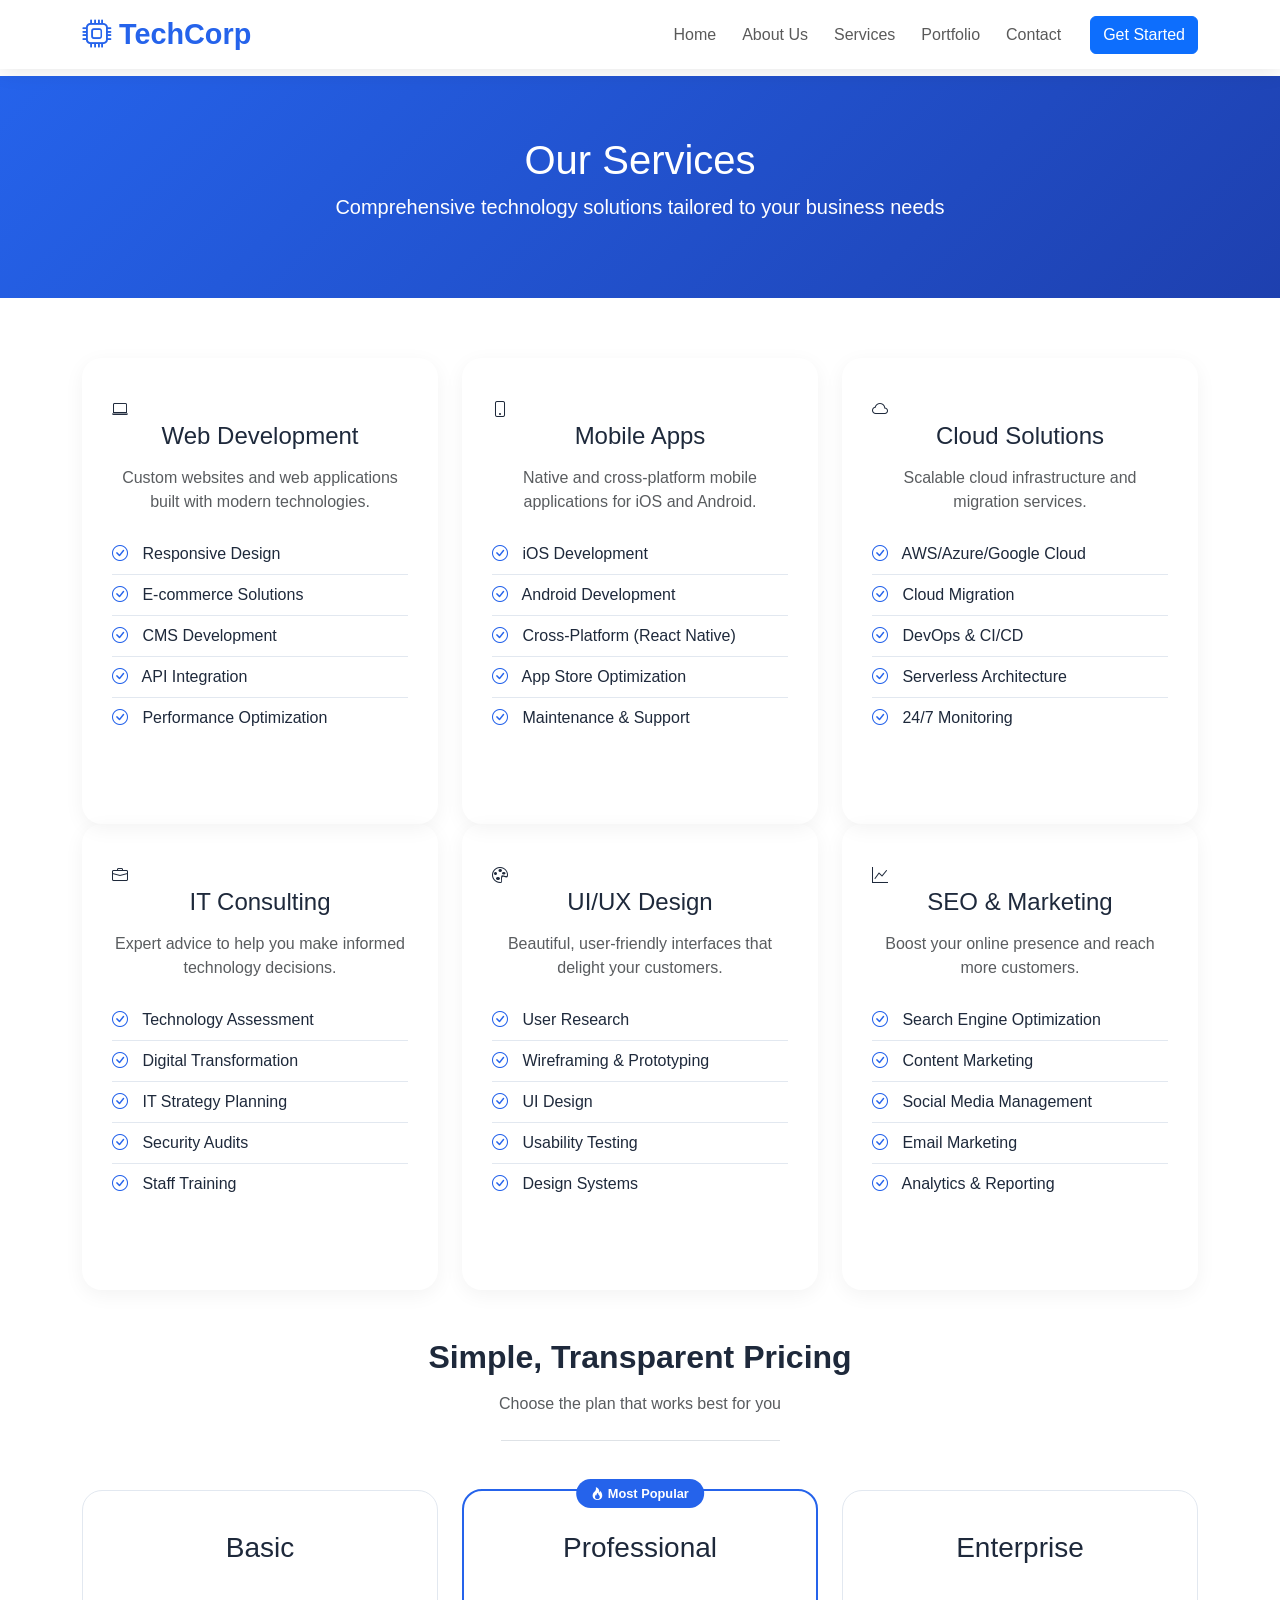
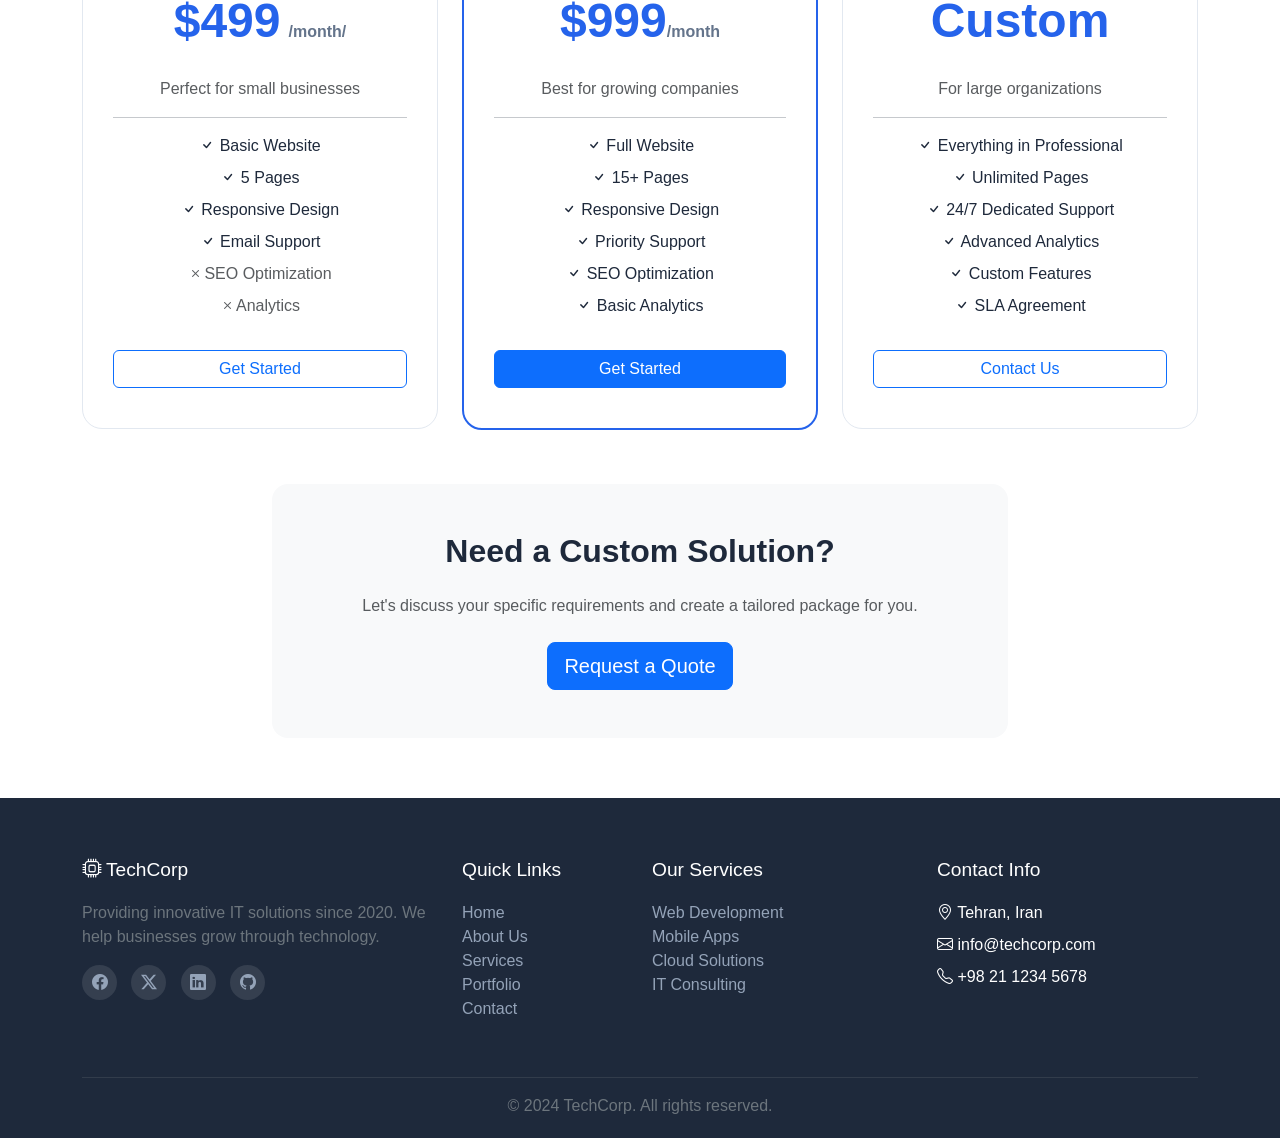
<file: services.html>
<!doctype html>
<html lang="en">
    <head>
        <meta charset="UTF-8" />
        <meta name="viewport" content="width=device-width, initial-scale=1.0" />
        <meta
            name="description"
            content="Explore TechCorp's comprehensive IT services: web development, mobile apps, cloud solutions, UI/UX design, SEO, and IT consulting. Tailored to your business needs."
        />
        <title>Our Services | TechCorp</title>

        <!-- Bootstrap 5.3.8 CSS -->
        <link rel="stylesheet" href="assets/css/bootstrap.min.css" />
        <link rel="stylesheet" href="https://cdn.jsdelivr.net/npm/bootstrap-icons@1.11.3/font/bootstrap-icons.min.css" />
        <link rel="stylesheet" href="assets/css/style.css" />
    </head>
    <body>
        <!-- start navbar -->
        <nav class="navbar navbar-expand-lg fixed-top">
            <div class="container">
                <a href="index.html" class="navbar-brand">
                    <i class="bi bi-cpu"></i> TechCorp
                </a>
                <button
                    class="navbar-toggler"
                    type="button"
                    data-bs-toggle="collapse"
                    data-bs-target="#mainNav"
                >
                    <span class="navbar-toggler-icon"></span>
                </button>
                <div class="collapse navbar-collapse" id="mainNav">
                    <ul class="navbar-nav ms-auto mb-2 mb-lg-0">
                        <li class="nav-item">
                            <a href="index.html" class="nav-link">Home</a>
                        </li>
                        <li class="nav-item">
                            <a href="about.html" class="nav-link">About Us</a>
                        </li>
                        <li class="nav-item">
                            <a href="services.html" class="nav-link"
                                >Services</a
                            >
                        </li>
                        <li class="nav-item">
                            <a href="portfolio.html" class="nav-link"
                                >Portfolio</a
                            >
                        </li>
                        <li class="nav-item">
                            <a href="contact.html" class="nav-link">Contact</a>
                        </li>
                    </ul>
                    <a href="contact.html" class="btn btn-primary ms-lg-3"
                        >Get Started</a
                    >
                </div>
            </div>
        </nav>
        <!-- end navbar -->

        <!-- start Page header -->
        <section class="page-header">
            <div class="container text-center">
                <h1>Our Services</h1>
                <p class="lead">
                    Comprehensive technology solutions tailored to your business
                    needs
                </p>
            </div>
        </section>
        <!-- end Page header -->

        <!-- start SERVICES DETAILS -->
        <div class="container">
            <div class="row">
                <!-- Service 1: Web Development -->
                <div class="col-lg-4">
                    <div class="service-detail-card">
                        <div class="service-icon-large">
                            <i class="bi bi-laptop"></i>
                        </div>
                        <h3 class="text-center">Web Development</h3>
                        <p class="text-muted text-center">
                            Custom websites and web applications built with
                            modern technologies.
                        </p>
                        <ul class="service-features">
                            <li>
                                <i class="bi bi-check-circle"></i> Responsive
                                Design
                            </li>
                            <li>
                                <i class="bi bi-check-circle"></i> E-commerce
                                Solutions
                            </li>
                            <li>
                                <i class="bi bi-check-circle"></i> CMS
                                Development
                            </li>
                            <li>
                                <i class="bi bi-check-circle"></i> API
                                Integration
                            </li>
                            <li>
                                <i class="bi bi-check-circle"></i> Performance
                                Optimization
                            </li>
                        </ul>
                    </div>
                </div>
                <!-- Service 2: Mobile Apps -->
                <div class="col-lg-4">
                    <div class="service-detail-card">
                        <div class="service-icon-large">
                            <i class="bi bi-phone"></i>
                        </div>
                        <h3 class="text-center">Mobile Apps</h3>
                        <p class="text-muted text-center">
                            Native and cross-platform mobile applications for
                            iOS and Android.
                        </p>
                        <ul class="service-features">
                            <li>
                                <i class="bi bi-check-circle"></i> iOS
                                Development
                            </li>
                            <li>
                                <i class="bi bi-check-circle"></i> Android
                                Development
                            </li>
                            <li>
                                <i class="bi bi-check-circle"></i>
                                Cross-Platform (React Native)
                            </li>
                            <li>
                                <i class="bi bi-check-circle"></i> App Store
                                Optimization
                            </li>
                            <li>
                                <i class="bi bi-check-circle"></i> Maintenance &
                                Support
                            </li>
                        </ul>
                    </div>
                </div>
                <!-- Service 3: Cloud Solutions -->
                <div class="col-lg-4">
                    <div class="service-detail-card">
                        <div class="service-icon-large">
                            <i class="bi bi-cloud"></i>
                        </div>
                        <h3 class="text-center">Cloud Solutions</h3>
                        <p class="text-muted text-center">
                            Scalable cloud infrastructure and migration
                            services.
                        </p>
                        <ul class="service-features">
                            <li>
                                <i class="bi bi-check-circle"></i>
                                AWS/Azure/Google Cloud
                            </li>
                            <li>
                                <i class="bi bi-check-circle"></i> Cloud
                                Migration
                            </li>
                            <li>
                                <i class="bi bi-check-circle"></i> DevOps &
                                CI/CD
                            </li>
                            <li>
                                <i class="bi bi-check-circle"></i> Serverless
                                Architecture
                            </li>
                            <li>
                                <i class="bi bi-check-circle"></i> 24/7
                                Monitoring
                            </li>
                        </ul>
                    </div>
                </div>
                <!-- Service 4: IT Consulting -->
                <div class="col-lg-4">
                    <div class="service-detail-card">
                        <div class="service-icon-large">
                            <i class="bi bi-briefcase"></i>
                        </div>
                        <h3 class="text-center">IT Consulting</h3>
                        <p class="text-muted text-center">
                            Expert advice to help you make informed technology
                            decisions.
                        </p>
                        <ul class="service-features">
                            <li>
                                <i class="bi bi-check-circle"></i> Technology
                                Assessment
                            </li>
                            <li>
                                <i class="bi bi-check-circle"></i> Digital
                                Transformation
                            </li>
                            <li>
                                <i class="bi bi-check-circle"></i> IT Strategy
                                Planning
                            </li>
                            <li>
                                <i class="bi bi-check-circle"></i> Security
                                Audits
                            </li>
                            <li>
                                <i class="bi bi-check-circle"></i> Staff
                                Training
                            </li>
                        </ul>
                    </div>
                </div>
                <!-- Service 5: UI/UX Design -->
                <div class="col-lg-4">
                    <div class="service-detail-card">
                        <div class="service-icon-large">
                            <i class="bi bi-palette"></i>
                        </div>
                        <h3 class="text-center">UI/UX Design</h3>
                        <p class="text-muted text-center">
                            Beautiful, user-friendly interfaces that delight
                            your customers.
                        </p>
                        <ul class="service-features">
                            <li>
                                <i class="bi bi-check-circle"></i> User Research
                            </li>
                            <li>
                                <i class="bi bi-check-circle"></i> Wireframing &
                                Prototyping
                            </li>
                            <li>
                                <i class="bi bi-check-circle"></i> UI Design
                            </li>
                            <li>
                                <i class="bi bi-check-circle"></i> Usability
                                Testing
                            </li>
                            <li>
                                <i class="bi bi-check-circle"></i> Design
                                Systems
                            </li>
                        </ul>
                    </div>
                </div>
                <!-- Service 6: SEO & Marketing -->
                <div class="col-lg-4">
                    <div class="service-detail-card">
                        <div class="service-icon-large">
                            <i class="bi bi-graph-up"></i>
                        </div>
                        <h3 class="text-center">SEO & Marketing</h3>
                        <p class="text-muted text-center">
                            Boost your online presence and reach more customers.
                        </p>
                        <ul class="service-features">
                            <li>
                                <i class="bi bi-check-circle"></i> Search Engine
                                Optimization
                            </li>
                            <li>
                                <i class="bi bi-check-circle"></i> Content
                                Marketing
                            </li>
                            <li>
                                <i class="bi bi-check-circle"></i> Social Media
                                Management
                            </li>
                            <li>
                                <i class="bi bi-check-circle"></i> Email
                                Marketing
                            </li>
                            <li>
                                <i class="bi bi-check-circle"></i> Analytics &
                                Reporting
                            </li>
                        </ul>
                    </div>
                </div>
            </div>
            <!-- ========== PRICING SECTION ========== -->
            <div class="text-center mt-5 mb-5">
                <h2 class="fw-bold">Simple, Transparent Pricing</h2>
                <p class="text-muted pt-2 pb-2">
                    Choose the plan that works best for you
                </p>
                <div class="border-bottom w-25 mx-auto"></div>
            </div>
            <div class="row align-items-center">
                <!-- Basic Plan -->
                <div class="col-lg-4">
                    <div class="pricing-card">
                        <h3>Basic</h3>
                        <div class="price">
                            $499<span class="ms-2">/month/</span>
                        </div>
                        <p class="text-muted">Perfect for small businesses</p>
                        <hr />
                        <ul class="list-unstyled">
                            <li class="mb-2">
                                <span class="bi bi-check"></span> Basic Website
                            </li>
                            <li class="mb-2">
                                <span class="bi bi-check"></span> 5 Pages
                            </li>
                            <li class="mb-2">
                                <span class="bi bi-check"></span> Responsive
                                Design
                            </li>
                            <li class="mb-2">
                                <span class="bi bi-check"></span> Email Support
                            </li>
                            <li class="mb-2 text-muted">
                                <span class="bi bi-x"></span>SEO Optimization
                            </li>
                            <li class="mb-2 text-muted">
                                <span class="bi bi-x"></span>Analytics
                            </li>
                        </ul>
                        <a
                            href="contact.html"
                            class="btn btn-outline-primary w-100 mt-3"
                            >Get Started</a
                        >
                    </div>
                </div>
                <!-- Professional Plan (Popular) -->
                <div class="col-lg-4">
                    <div class="pricing-card popular">
                        <div class="popular-badge">
                            <span class="bi bi-fire"></span> Most Popular
                        </div>
                        <h3>Professional</h3>
                        <div class="price">$999<span>/month</span></div>
                        <p class="text-muted">Best for growing companies</p>
                        <hr />
                        <ul class="list-unstyled">
                            <li class="mb-2">
                                <span class="bi bi-check"></span> Full Website
                            </li>
                            <li class="mb-2">
                                <span class="bi bi-check"></span> 15+ Pages
                            </li>
                            <li class="mb-2">
                                <span class="bi bi-check"></span> Responsive
                                Design
                            </li>
                            <li class="mb-2">
                                <span class="bi bi-check"></span> Priority
                                Support
                            </li>
                            <li class="mb-2">
                                <span class="bi bi-check"></span> SEO
                                Optimization
                            </li>
                            <li class="mb-2">
                                <span class="bi bi-check"></span> Basic
                                Analytics
                            </li>
                        </ul>
                        <a
                            href="contact.html"
                            class="btn btn-primary w-100 mt-3"
                            >Get Started</a
                        >
                    </div>
                </div>
                <!-- Enterprise Plan -->
                <div class="col-lg-4">
                    <div class="pricing-card">
                        <h3>Enterprise</h3>
                        <div class="price">Custom</div>
                        <p class="text-muted">For large organizations</p>
                        <hr />
                        <ul class="list-unstyled">
                            <li class="mb-2">
                                <span class="bi bi-check"></span> Everything in
                                Professional
                            </li>
                            <li class="mb-2">
                                <span class="bi bi-check"></span> Unlimited
                                Pages
                            </li>
                            <li class="mb-2">
                                <span class="bi bi-check"></span> 24/7 Dedicated
                                Support
                            </li>
                            <li class="mb-2">
                                <span class="bi bi-check"></span> Advanced
                                Analytics
                            </li>
                            <li class="mb-2">
                                <span class="bi bi-check"></span> Custom
                                Features
                            </li>
                            <li class="mb-2">
                                <span class="bi bi-check"></span> SLA Agreement
                            </li>
                        </ul>
                        <a
                            href="contact.html"
                            class="btn btn-outline-primary w-100 mt-3"
                            >Contact Us</a
                        >
                    </div>
                </div>
            </div>
        </div>
        <!-- end SERVICES DETAILS -->

        <!-- start CTA SECTION -->
        <div class="container mb-5 mt-4">
            <div class="row justify-content-center">
                <div class="col-lg-8 text-center">
                    <div class="bg-light p-5 rounded-4">
                        <h2 class="fw-bold">Need a Custom Solution?</h2>
                        <p class="text-muted mb-4 mt-4">
                            Let's discuss your specific requirements and create
                            a tailored package for you.
                        </p>
                        <a href="contact.html" class="btn btn-primary btn-lg"
                            >Request a Quote</a
                        >
                    </div>
                </div>
            </div>
        </div>
        <!-- end CTA SECTION -->

        <!-- start footer -->
        <footer>
            <div class="container">
                <div class="row">
                    <div class="col-md-4 mb-4">
                        <h5><i class="bi bi-cpu"></i> TechCorp</h5>
                        <p class="text-secondary">
                            Providing innovative IT solutions since 2020. We
                            help businesses grow through technology.
                        </p>
                        <div class="social-links">
                            <a href="#"><i class="bi bi-facebook"></i></a>
                            <a href="#"><i class="bi bi-twitter-x"></i></a>
                            <a href="#"><i class="bi bi-linkedin"></i></a>
                            <a href="#"><i class="bi bi-github"></i></a>
                        </div>
                    </div>
                    <div class="col-md-2 mb-4">
                        <h5>Quick Links</h5>
                        <ul class="list-unstyled">
                            <li><a href="index.html">Home</a></li>
                            <li><a href="about.html">About Us</a></li>
                            <li><a href="services.html">Services</a></li>
                            <li><a href="portfolio.html">Portfolio</a></li>
                            <li><a href="contact.html">Contact</a></li>
                        </ul>
                    </div>
                    <div class="col-md-3 mb-4">
                        <h5>Our Services</h5>
                        <ul class="list-unstyled">
                            <li><a href="services.html">Web Development</a></li>
                            <li><a href="services.html">Mobile Apps</a></li>
                            <li><a href="services.html">Cloud Solutions</a></li>
                            <li><a href="services.html">IT Consulting</a></li>
                        </ul>
                    </div>
                    <div class="col-md-3 mb-4">
                        <h5>Contact Info</h5>
                        <ul class="list-unstyled">
                            <li><i class="bi bi-geo-alt"></i> Tehran, Iran</li>
                            <li class="pt-2 pb-2">
                                <i class="bi bi-envelope"></i> info@techcorp.com
                            </li>
                            <li>
                                <i class="bi bi-telephone"></i> +98 21 1234 5678
                            </li>
                        </ul>
                    </div>
                </div>
                <hr class="border-secondary" />
                <div class="text-center text-secondary">
                    <p class="mb-0">
                        &copy; 2024 TechCorp. All rights reserved.
                    </p>
                </div>
            </div>
        </footer>
        <!-- end footer -->

        <!-- Back to Top Button -->
        <button
            onclick="scrollToTop()"
            id="backToTopBtn"
            class="btn btn-primary rounded-circle position-fixed"
            style="
                bottom: 20px;
                right: 20px;
                width: 45px;
                height: 45px;
                display: none;
                z-index: 99;
            "
        >
            <span class="bi-arrow-up"></span>
        </button>

        <script src="assets/js/bootstrap.bundle.min.js"></script>
        <script src="assets/js/script.js"></script>
    </body>
</html>
</file>
<file: assets/css/style.css>
:root {
    --primary: #2563eb;
    --primary-dark: #1e40af;
    --secondary: #64748b;
    --dark: #1e293b;
    --light: #f8fafc;
}

body {
    font-family: "Segoe UI", Tahoma, Geneva, Verdana, sans-serif;
    color: var(--dark);
    padding-top: 76px;
}
/* ========== NAVBAR STYLES ========== */
.navbar {
    box-shadow: 0 2px 20px rgba(0, 0, 0, 0.1);
    background: white !important;
}

.navbar-brand {
    font-size: 1.8rem;
    font-weight: bold;
    color: var(--primary) !important;
}

.nav-link {
    font-weight: 500;
    margin: 0 5px;
    transition: all 0.3s;
}
.nav-link:hover,
.nav-link.active {
    color: var(--primary) !important;
}
/* ========== HERO SECTION ========== */
.hero {
    background: linear-gradient(
        135deg,
        var(--primary) 0%,
        var(--primary-dark) 100%
    );
    color: white;
    padding: 100px 0;
    margin-bottom: 60px;
}

.hero h1 {
    font-size: 3.5rem;
    font-weight: bold;
    margin-bottom: 20px;
}

.hero .lead {
    font-size: 1.2rem;
    opacity: 0.9;
}
/* ========== SERVICES SECTION ========== */
.service-card {
    text-align: center;
    padding: 30px 20px;
    border-radius: 15px;
    transition: all 0.3s;
    border: none;
    box-shadow: 0 5px 20px rgba(0, 0, 0, 0.05);
    margin-bottom: 30px;
    height: 100%;
}

.service-card:hover {
    transform: translateY(-10px);
    box-shadow: 0 15px 40px rgba(0, 0, 0, 0.1);
}
.service-icon {
    width: 80px;
    height: 80px;
    background: linear-gradient(
        135deg,
        var(--primary) 0%,
        var(--primary-dark) 100%
    );
    border-radius: 50%;
    display: flex;
    align-items: center;
    justify-content: center;
    margin: 0 auto 20px;
    color: white;
    font-size: 2rem;
}
.service-card h4 {
    margin-bottom: 15px;
    font-size: 1.3rem;
}
/* ========== STATS SECTION ========== */
.stats-section {
    background: linear-gradient(
        135deg,
        var(--primary) 0%,
        var(--primary-dark) 100%
    );
    color: white;
    padding: 60px 0;
    margin: 60px 0;
}

.stat-number {
    font-size: 3rem;
    font-weight: bold;
    margin-bottom: 10px;
}
/* ========== PAGE HEADER ========== */
.page-header {
    background: linear-gradient(
        135deg,
        var(--primary) 0%,
        var(--primary-dark) 100%
    );
    color: white;
    padding: 60px 0;
    margin-bottom: 60px;
}

/* ========== CONTACT INFO CARDS ========== */
.contact-info-card {
    text-align: center;
    padding: 30px 20px;
    border-radius: 15px;
    background: white;
    box-shadow: 0 5px 20px rgba(0, 0, 0, 0.05);
    transition: all 0.3s;
    height: 100%;
}

.contact-info-card:hover {
    transform: translateY(-5px);
    box-shadow: 0 15px 40px rgba(0, 0, 0, 0.1);
}
.contact-icon {
    width: 70px;
    height: 70px;
    background: linear-gradient(
        135deg,
        var(--primary) 0%,
        var(--primary-dark) 100%
    );
    border-radius: 50%;
    display: flex;
    align-items: center;
    justify-content: center;
    margin: 0 auto 20px;
    color: white;
    font-size: 1.8rem;
}

.contact-info-card h4 {
    font-size: 1.2rem;
    margin-bottom: 15px;
}
/* ========== CONTACT FORM ========== */
.contact-form {
    background: white;
    padding: 40px;
    border-radius: 20px;
    box-shadow: 0 5px 20px rgba(0, 0, 0, 0.05);
}

.form-control,
.form-select {
    border: 1px solid #e2e8f0;
    padding: 12px 15px;
    border-radius: 10px;
}

.form-control:focus,
.form-select:focus {
    border-color: var(--primary);
    box-shadow: 0 0 0 0.2rem rgba(37, 99, 235, 0.1);
}
.btn-submit {
    background: linear-gradient(
        135deg,
        var(--primary) 0%,
        var(--primary-dark) 100%
    );
    border: none;
    padding: 12px 30px;
    font-weight: bold;
    transition: all 0.3s;
}

.btn-submit:hover {
    transform: translateY(-2px);
    box-shadow: 0 5px 15px rgba(37, 99, 235, 0.3);
}

/* ========== MAP SECTION ========== */
.map-container {
    border-radius: 20px;
    overflow: hidden;
    box-shadow: 0 5px 20px rgba(0, 0, 0, 0.05);
}

/* ========== FAQ SECTION ========== */
.faq-item {
    border-bottom: 1px solid #e2e8f0;
    padding: 20px 0;
}

.faq-item:last-child {
    border-bottom: none;
}

.faq-question {
    font-weight: bold;
    cursor: pointer;
    display: flex;
    justify-content: space-between;
    align-items: center;
}

.faq-question:hover {
    color: var(--primary);
}
.faq-answer {
    display: none;
    margin-top: 15px;
    color: var(--secondary);
    line-height: 1.6;
}

.faq-answer.show {
    display: block;
}

/* ========== FILTER BUTTONS ========== */
.filter-btn {
    background: transparent;
    border: 2px solid #e2e8f0;
    padding: 8px 25px;
    border-radius: 30px;
    margin: 5px;
    transition: all 0.3s;
    font-weight: 500;
}

.filter-btn:hover,
.filter-btn.active {
    background: var(--primary);
    border-color: var(--primary);
    color: white;
}
/* ========== PORTFOLIO CARDS ========== */
.portfolio-card {
    position: relative;
    border-radius: 15px;
    overflow: hidden;
    margin-bottom: 30px;
    cursor: pointer;
    box-shadow: 0 5px 20px rgba(0, 0, 0, 0.05);
    transition: all 0.3s;
}

.portfolio-card:hover {
    transform: translateY(-5px);
    box-shadow: 0 15px 40px rgba(0, 0, 0, 0.1);
}
.portfolio-img {
    width: 100%;
    height: 250px;
    object-fit: cover;
    transition: all 0.5s;
}

.portfolio-card:hover .portfolio-img {
    transform: scale(1.05);
}
.portfolio-overlay {
    position: absolute;
    bottom: 0;
    left: 0;
    right: 0;
    background: linear-gradient(to top, rgba(0, 0, 0, 0.9), transparent);
    color: white;
    padding: 20px;
    transform: translateY(100%);
    transition: all 0.3s;
}

.portfolio-card:hover .portfolio-overlay {
    transform: translateY(0);
}
.portfolio-overlay h4 {
    font-size: 1.1rem;
    margin-bottom: 5px;
}

.portfolio-overlay p {
    font-size: 0.8rem;
    margin-bottom: 0;
    opacity: 0.8;
}
/* ========== TESTIMONIALS ========== */
.testimonial-card {
    text-align: center;
    padding: 30px;
    border-radius: 20px;
    background: white;
    box-shadow: 0 5px 20px rgba(0, 0, 0, 0.05);
    margin-bottom: 20px;
    height: 100%;
}

.testimonial-img {
    width: 80px;
    height: 80px;
    border-radius: 50%;
    object-fit: cover;
    margin-bottom: 20px;
    border: 3px solid var(--primary);
}
.testimonial-text {
    font-size: 0.95rem;
    color: var(--secondary);
    font-style: italic;
    margin-bottom: 20px;
}

.stars {
    color: #fbbf24;
    margin-bottom: 15px;
}

/* ========== SERVICE DETAIL CARDS ========== */
.service-detail-card {
    padding: 40px 30px;
    border-radius: 20px;
    transition: all 0.3s;
    border: none;
    box-shadow: 0 5px 20px rgba(0, 0, 0, 0.05);
    margin-bottom: 30px;
    height: 100%;
}
/* ========== PAGE HEADER ========== */
.page-header {
    background: linear-gradient(
        135deg,
        var(--primary) 0%,
        var(--primary-dark) 100%
    );
    color: white;
    padding: 60px 0;
    margin-bottom: 60px;
}

/* ========== SERVICE DETAIL CARDS ========== */
.service-detail-card {
    padding: 40px 30px;
    border-radius: 20px;
    transition: all 0.3s;
    border: none;
    box-shadow: 0 5px 20px rgba(0, 0, 0, 0.05);
    margin-bottom: 30px;
    height: 100%;
}
.service-detail-card h3 {
    font-size: 1.5rem;
    margin-bottom: 15px;
}

.service-features {
    list-style: none;
    padding: 0;
    margin-top: 20px;
}

.service-features li {
    padding: 8px 0;
    border-bottom: 1px solid #e2e8f0;
}

.service-features li:last-child {
    border-bottom: none;
}
.service-features i {
    color: var(--primary);
    margin-right: 10px;
}

/* ========== PRICING SECTION ========== */
.pricing-card {
    text-align: center;
    padding: 40px 30px;
    border-radius: 20px;
    transition: all 0.3s;
    border: 1px solid #e2e8f0;
    background: white;
    margin-bottom: 30px;
}
.pricing-card:hover {
    transform: translateY(-10px);
    box-shadow: 0 20px 40px rgba(0, 0, 0, 0.1);
    border-color: transparent;
}

.pricing-card.popular {
    border: 2px solid var(--primary);
    position: relative;
    background: white;
}
.popular-badge {
    position: absolute;
    top: -12px;
    left: 50%;
    transform: translateX(-50%);
    background: var(--primary);
    color: white;
    padding: 5px 15px;
    border-radius: 20px;
    font-size: 0.8rem;
    font-weight: bold;
}

.price {
    font-size: 3rem;
    font-weight: bold;
    color: var(--primary);
    margin: 20px 0;
}
.price span {
    font-size: 1rem;
    color: var(--secondary);
}
/* ========== TEAM SECTION ========== */
.team-card {
    text-align: center;
    padding: 30px 20px;
    border-radius: 15px;
    transition: all 0.3s;
    border: none;
    box-shadow: 0 5px 20px rgba(0, 0, 0, 0.05);
    margin-bottom: 30px;
}

.team-card:hover {
    transform: translateY(-10px);
    box-shadow: 0 15px 40px rgba(0, 0, 0, 0.1);
}
.team-img {
    width: 150px;
    height: 150px;
    border-radius: 50%;
    object-fit: cover;
    margin-bottom: 20px;
    border: 5px solid var(--primary);
}
.team-social a {
    display: inline-block;
    width: 35px;
    height: 35px;
    background: #e2e8f0;
    border-radius: 50%;
    text-align: center;
    line-height: 35px;
    margin: 0 5px;
    color: var(--primary);
    transition: all 0.3s;
}

.team-social a:hover {
    background: var(--primary);
    color: white;
}
/* ========== SKILLS SECTION ========== */
.skill-item {
    margin-bottom: 25px;
}

.skill-title {
    display: flex;
    justify-content: space-between;
    margin-bottom: 10px;
    font-weight: 500;
}

.progress {
    height: 8px;
    border-radius: 10px;
}
.progress-bar {
    background: linear-gradient(
        90deg,
        var(--primary) 0%,
        var(--primary-dark) 100%
    );
    border-radius: 10px;
}

/* ========== FOOTER ========== */
footer {
    background: var(--dark);
    color: white;
    padding: 60px 0 20px;
    margin-top: 60px;
}

footer h5 {
    margin-bottom: 20px;
    font-size: 1.2rem;
}
footer a {
    color: #94a3b8;
    text-decoration: none;
    transition: all 0.3s;
}

footer a:hover {
    color: white;
}
.social-links a {
    display: inline-block;
    width: 35px;
    height: 35px;
    background: rgba(255, 255, 255, 0.1);
    border-radius: 50%;
    text-align: center;
    line-height: 35px;
    margin-right: 10px;
    transition: all 0.3s;
}

.social-links a:hover {
    background: var(--primary);
    transform: translateY(-3px);
}

@media (max-width: 768px) {
    .price {
        font-size: 2rem;
    }
}

/* ========== PROJECT DETAIL MODAL ========== */
.modal-project-img {
    width: 100%;
    border-radius: 10px;
    margin-bottom: 20px;
}
</file>
